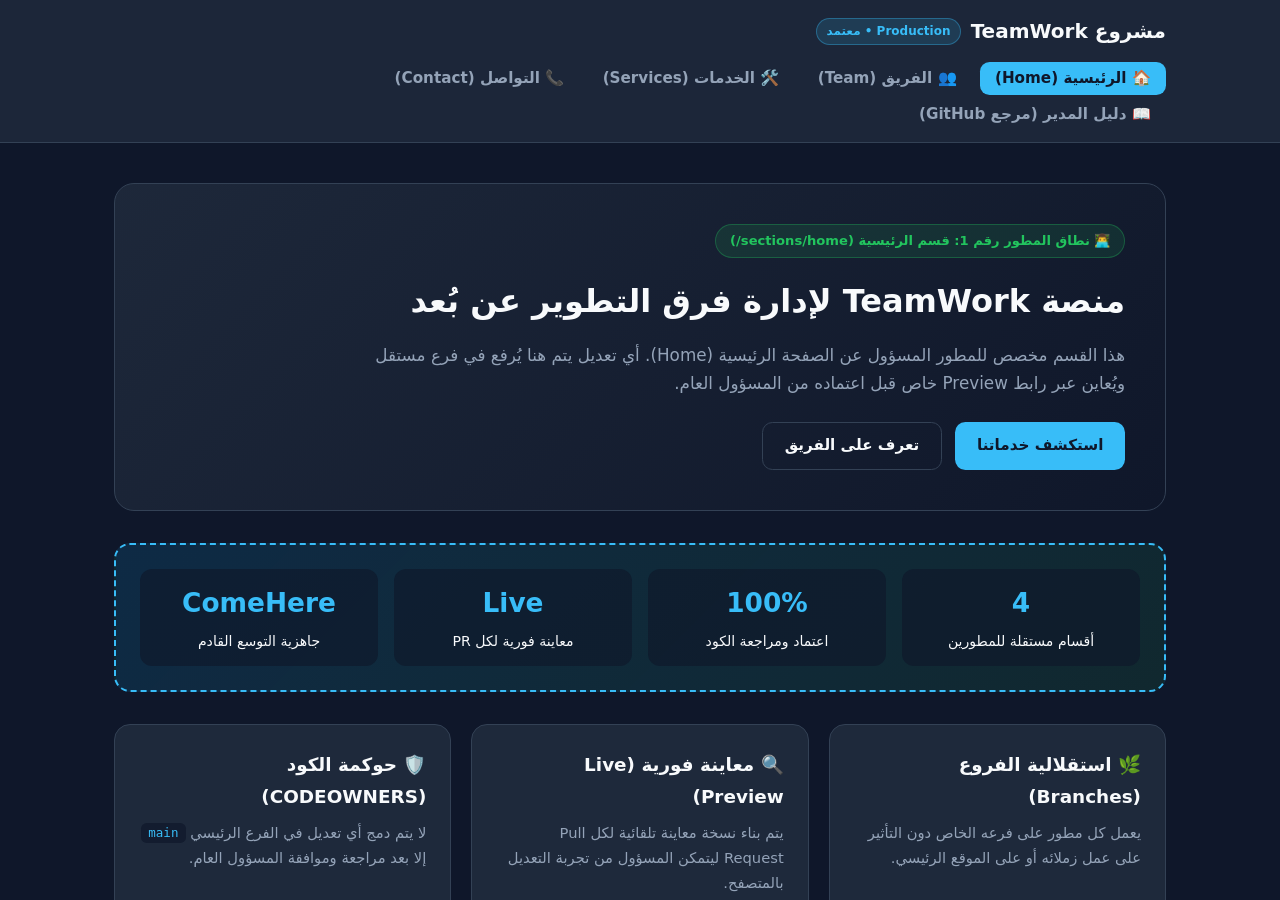
<file: index.html>
<!DOCTYPE html>
<html dir="rtl" lang="ar">
<head>
  <meta charset="UTF-8">
  <meta name="viewport" content="width=device-width, initial-scale=1.0">
  <title>مشروع TeamWork – البوابة الرئيسية</title>
  <meta http-equiv="refresh" content="0; url=sections/home/index.html">
  <link rel="stylesheet" href="shared/css/base.css">
</head>
<body data-section="home" data-root="./">
  <main class="tw-container">
    <section class="tw-hero">
      <span class="tw-owner-tag">🚀 جاري التحويل إلى القسم الرئيسي...</span>
      <h1>مرحباً بك في مشروع TeamWork</h1>
      <p>
        إذا لم يتم تحويلك تلقائياً خلال لحظة، اضغط على الزر أدناه للانتقال إلى الصفحة الرئيسية للموقع.
      </p>
      <div style="margin-top: 1.5rem;">
        <a class="tw-btn" href="sections/home/index.html">الانتقال إلى الرئيسية (Home) &larr;</a>
      </div>
    </section>
  </main>
</body>
</html>
</file>
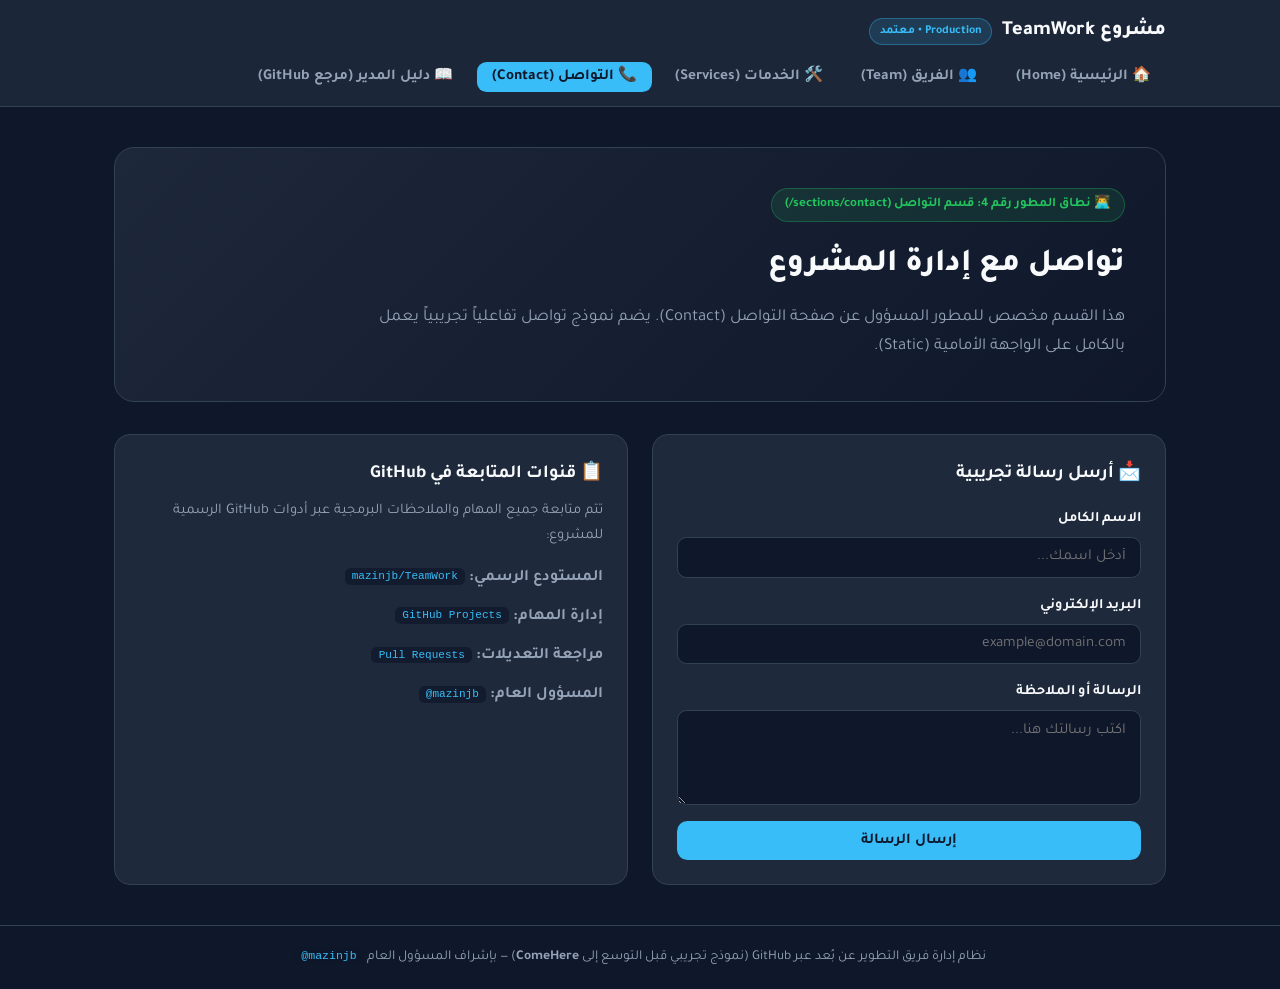
<file: sections/contact/index.html>
<!DOCTYPE html>
<html dir="rtl" lang="ar">
<head>
  <meta charset="UTF-8">
  <meta name="viewport" content="width=device-width, initial-scale=1.0">
  <title>TeamWork – التواصل (Contact)</title>
  <link rel="stylesheet" href="../../shared/css/base.css">
  <link rel="stylesheet" href="style.css">
</head>
<body data-section="contact" data-root="../../">
  <main class="tw-container">
    <section class="tw-hero">
      <span class="tw-owner-tag">👨‍💻 نطاق المطور رقم 4: قسم التواصل (sections/contact/)</span>
      <h1>تواصل مع إدارة المشروع</h1>
      <p>
        هذا القسم مخصص للمطور المسؤول عن صفحة التواصل (Contact). يضم نموذج تواصل تفاعلياً تجريبياً يعمل بالكامل على الواجهة الأمامية (Static).
      </p>
    </section>

    <section class="contact-layout">
      <div class="tw-card">
        <h3>📩 أرسل رسالة تجريبية</h3>
        <form id="contactForm" class="contact-form">
          <div class="form-group">
            <label for="senderName">الاسم الكامل</label>
            <input type="text" id="senderName" placeholder="أدخل اسمك..." required>
          </div>
          <div class="form-group">
            <label for="senderEmail">البريد الإلكتروني</label>
            <input type="email" id="senderEmail" placeholder="example@domain.com" required>
          </div>
          <div class="form-group">
            <label for="senderMessage">الرسالة أو الملاحظة</label>
            <textarea id="senderMessage" rows="4" placeholder="اكتب رسالتك هنا..." required></textarea>
          </div>
          <button type="submit" class="tw-btn">إرسال الرسالة</button>
          <div id="formFeedback" class="form-feedback" hidden></div>
        </form>
      </div>

      <div class="tw-card">
        <h3>📋 قنوات المتابعة في GitHub</h3>
        <p style="margin-bottom: 1rem;">
          تتم متابعة جميع المهام والملاحظات البرمجية عبر أدوات GitHub الرسمية للمشروع:
        </p>
        <ul class="contact-list">
          <li><strong>المستودع الرسمي:</strong> <code>mazinjb/TeamWork</code></li>
          <li><strong>إدارة المهام:</strong> <code>GitHub Projects</code></li>
          <li><strong>مراجعة التعديلات:</strong> <code>Pull Requests</code></li>
          <li><strong>المسؤول العام:</strong> <code>@mazinjb</code></li>
        </ul>
      </div>
    </section>
  </main>

  <script src="../../shared/js/navbar.js"></script>
  <script src="script.js"></script>
</body>
</html>
</file>
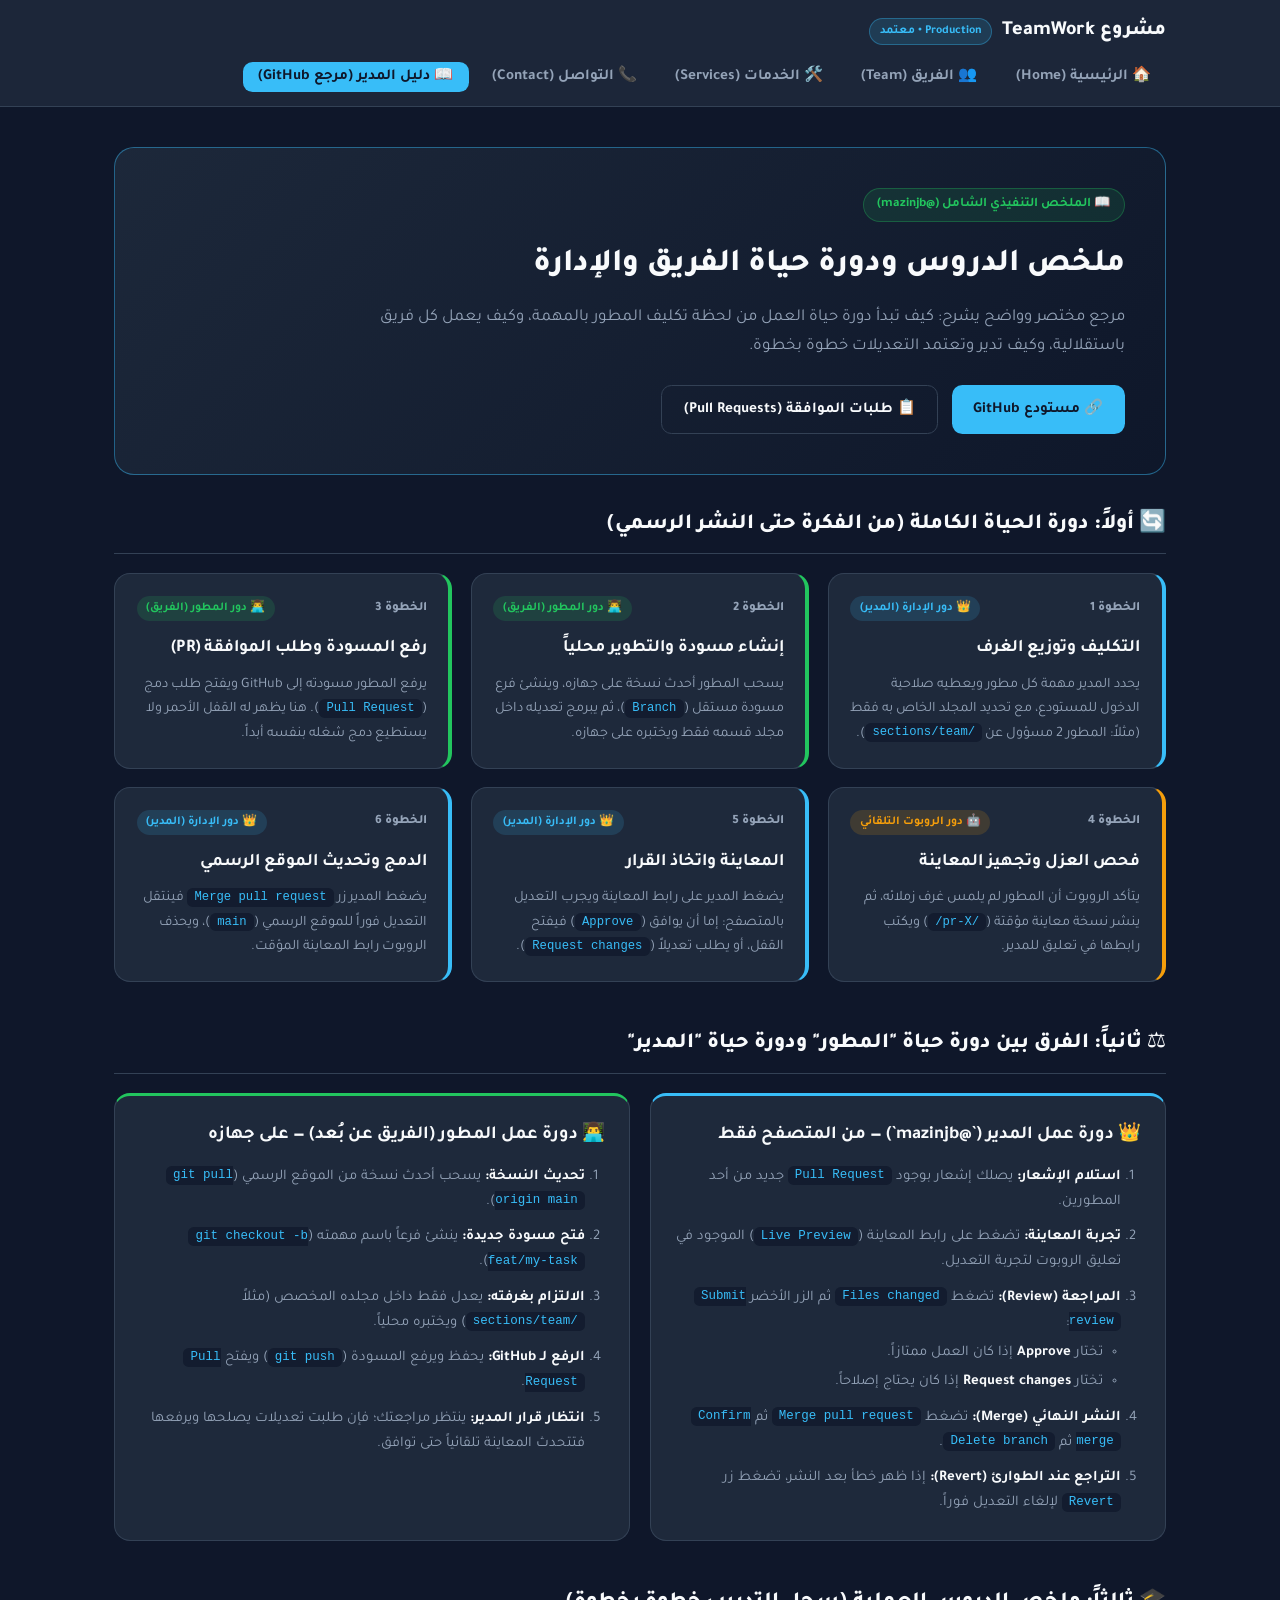
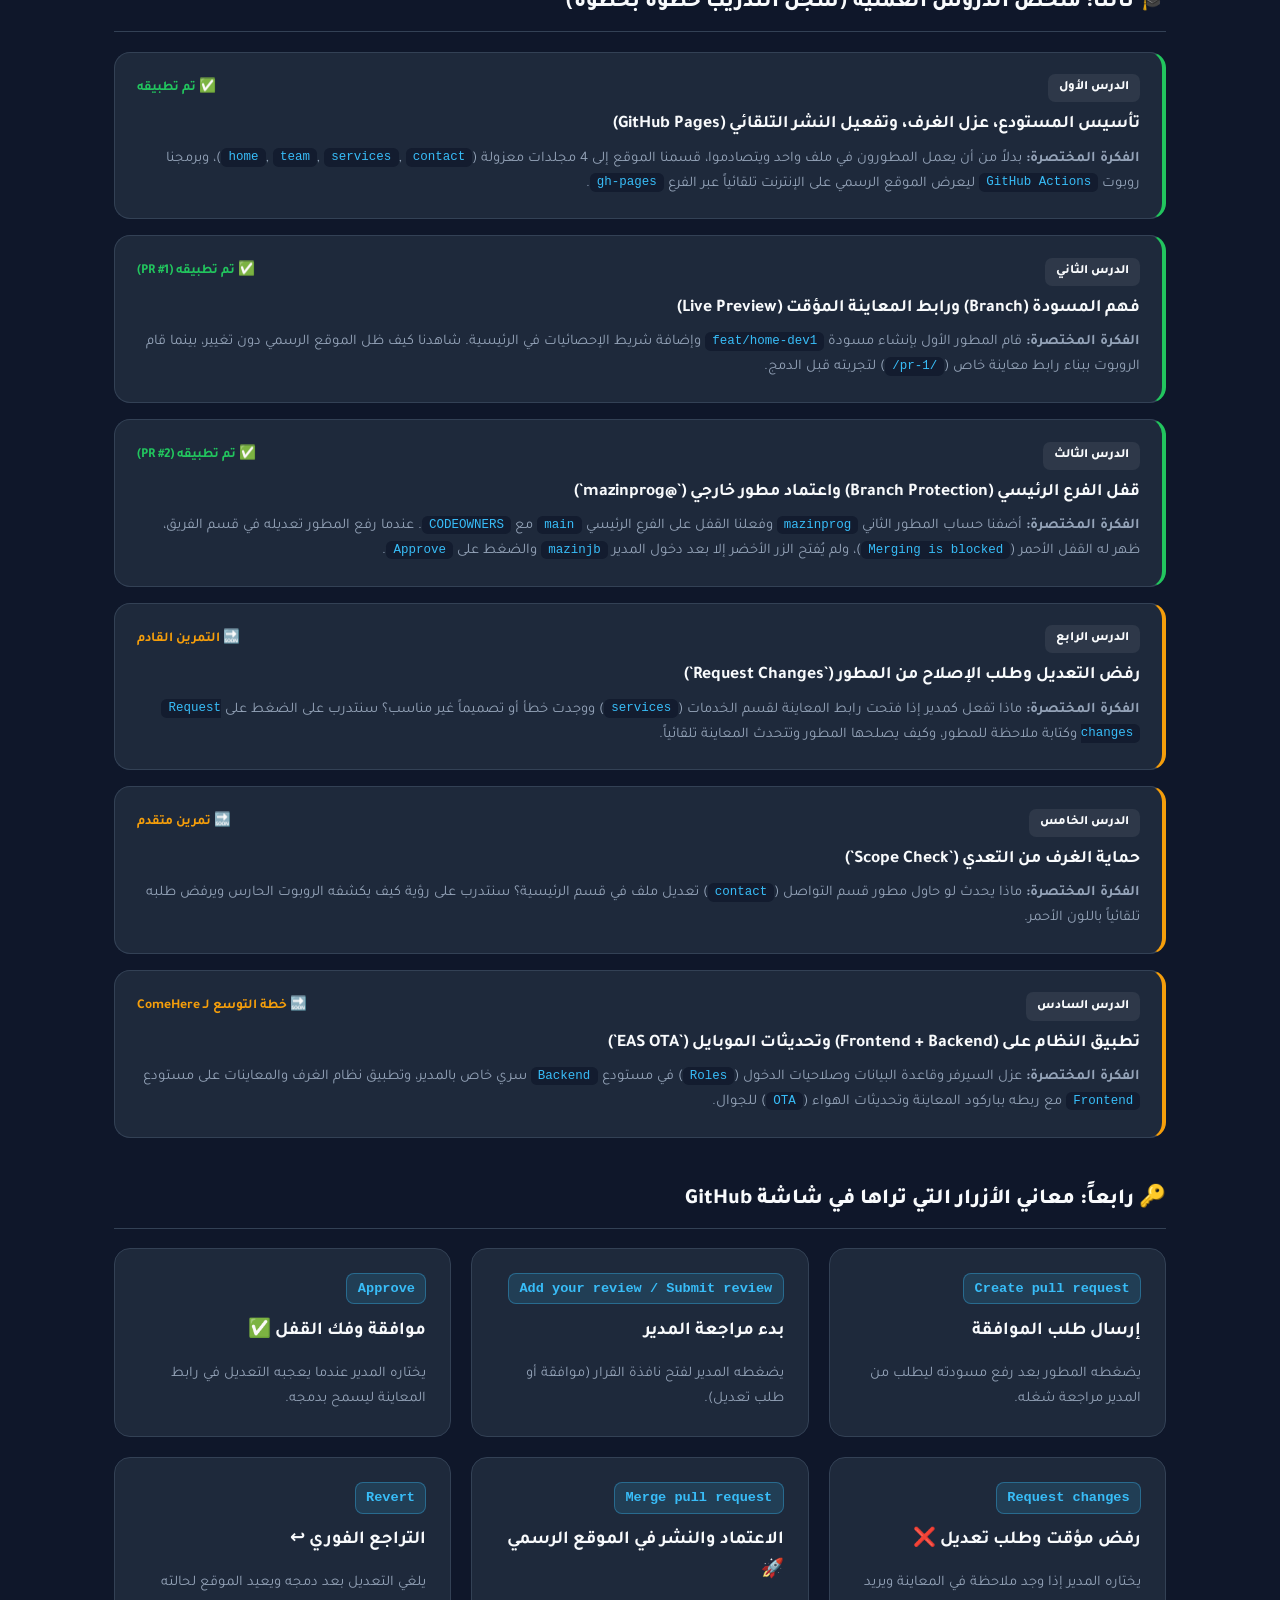
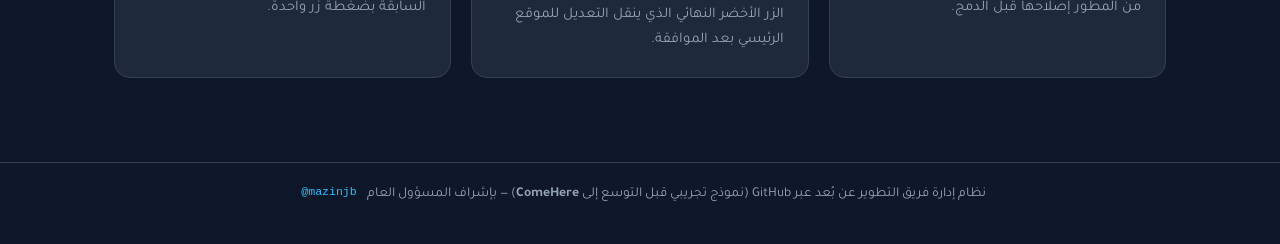
<file: sections/guide/index.html>
<!DOCTYPE html>
<html dir="rtl" lang="ar">
<head>
  <meta charset="UTF-8">
  <meta name="viewport" content="width=device-width, initial-scale=1.0">
  <title>TeamWork – الدروس ودورة حياة الفريق والإدارة</title>
  <link rel="stylesheet" href="../../shared/css/base.css">
  <link rel="stylesheet" href="style.css">
</head>
<body data-section="guide" data-root="../../">
  <main class="tw-container">
    <section class="tw-hero guide-hero">
      <span class="tw-owner-tag">📖 الملخص التنفيذي الشامل (@mazinjb)</span>
      <h1>ملخص الدروس ودورة حياة الفريق والإدارة</h1>
      <p>
        مرجع مختصر وواضح يشرح: كيف تبدأ دورة حياة العمل من لحظة تكليف المطور بالمهمة، وكيف يعمل كل فريق باستقلالية، وكيف تدير وتعتمد التعديلات خطوة بخطوة.
      </p>
      <div class="guide-quick-links">
        <a href="https://github.com/mazinjb/TeamWork" target="_blank" class="tw-btn">🔗 مستودع GitHub</a>
        <a href="https://github.com/mazinjb/TeamWork/pulls" target="_blank" class="tw-btn guide-btn-secondary">📋 طلبات الموافقة (Pull Requests)</a>
      </div>
    </section>

    <!-- 1. دورة الحياة الكاملة بين الإدارة والفريق -->
    <section class="guide-section">
      <h2 class="guide-title">🔄 أولاً: دورة الحياة الكاملة (من الفكرة حتى النشر الرسمي)</h2>
      <div class="lifecycle-grid">
        <div class="lifecycle-card role-admin">
          <div class="lifecycle-header">
            <span class="lifecycle-step">الخطوة 1</span>
            <span class="role-tag admin-tag">👑 دور الإدارة (المدير)</span>
          </div>
          <h3>التكليف وتوزيع الغرف</h3>
          <p>يحدد المدير مهمة كل مطور ويعطيه صلاحية الدخول للمستودع، مع تحديد المجلد الخاص به فقط (مثلاً: المطور 2 مسؤول عن <code>sections/team/</code>).</p>
        </div>

        <div class="lifecycle-card role-dev">
          <div class="lifecycle-header">
            <span class="lifecycle-step">الخطوة 2</span>
            <span class="role-tag dev-tag">👨‍💻 دور المطور (الفريق)</span>
          </div>
          <h3>إنشاء مسودة والتطوير محلياً</h3>
          <p>يسحب المطور أحدث نسخة على جهازه، وينشئ فرع مسودة مستقل (<code>Branch</code>)، ثم يبرمج تعديله داخل مجلد قسمه فقط ويختبره على جهازه.</p>
        </div>

        <div class="lifecycle-card role-dev">
          <div class="lifecycle-header">
            <span class="lifecycle-step">الخطوة 3</span>
            <span class="role-tag dev-tag">👨‍💻 دور المطور (الفريق)</span>
          </div>
          <h3>رفع المسودة وطلب الموافقة (PR)</h3>
          <p>يرفع المطور مسودته إلى GitHub ويفتح طلب دمج (<code>Pull Request</code>). هنا يظهر له القفل الأحمر ولا يستطيع دمج شغله بنفسه أبداً.</p>
        </div>

        <div class="lifecycle-card role-bot">
          <div class="lifecycle-header">
            <span class="lifecycle-step">الخطوة 4</span>
            <span class="role-tag bot-tag">🤖 دور الروبوت التلقائي</span>
          </div>
          <h3>فحص العزل وتجهيز المعاينة</h3>
          <p>يتأكد الروبوت أن المطور لم يلمس غرف زملائه، ثم ينشر نسخة معاينة مؤقتة (<code>/pr-X/</code>) ويكتب رابطها في تعليق للمدير.</p>
        </div>

        <div class="lifecycle-card role-admin">
          <div class="lifecycle-header">
            <span class="lifecycle-step">الخطوة 5</span>
            <span class="role-tag admin-tag">👑 دور الإدارة (المدير)</span>
          </div>
          <h3>المعاينة واتخاذ القرار</h3>
          <p>يضغط المدير على رابط المعاينة ويجرب التعديل بالمتصفح: إما أن يوافق (<code>Approve</code>) فيفتح القفل، أو يطلب تعديلاً (<code>Request changes</code>).</p>
        </div>

        <div class="lifecycle-card role-admin">
          <div class="lifecycle-header">
            <span class="lifecycle-step">الخطوة 6</span>
            <span class="role-tag admin-tag">👑 دور الإدارة (المدير)</span>
          </div>
          <h3>الدمج وتحديث الموقع الرسمي</h3>
          <p>يضغط المدير زر <code>Merge pull request</code> فينتقل التعديل فوراً للموقع الرسمي (<code>main</code>)، ويحذف الروبوت رابط المعاينة المؤقت.</p>
        </div>
      </div>
    </section>

    <!-- 2. المقارنة الواضحة بين مهام الإدارة ومهام الفريق -->
    <section class="guide-section">
      <h2 class="guide-title">⚖️ ثانياً: الفرق بين دورة حياة "المطور" ودورة حياة "المدير"</h2>
      <div class="roles-comparison">
        <div class="tw-card role-box-admin">
          <h3>👑 دورة عمل المدير (`@mazinjb`) — من المتصفح فقط</h3>
          <ol class="role-list">
            <li><strong>استلام الإشعار:</strong> يصلك إشعار بوجود <code>Pull Request</code> جديد من أحد المطورين.</li>
            <li><strong>تجربة المعاينة:</strong> تضغط على رابط المعاينة (<code>Live Preview</code>) الموجود في تعليق الروبوت لتجربة التعديل.</li>
            <li><strong>المراجعة (Review):</strong> تضغط <code>Files changed</code> ثم الزر الأخضر <code>Submit review</code>:
              <ul>
                <li>تختار <strong>Approve</strong> إذا كان العمل ممتازاً.</li>
                <li>تختار <strong>Request changes</strong> إذا كان يحتاج إصلاحاً.</li>
              </ul>
            </li>
            <li><strong>النشر النهائي (Merge):</strong> تضغط <code>Merge pull request</code> ثم <code>Confirm merge</code> ثم <code>Delete branch</code>.</li>
            <li><strong>التراجع عند الطوارئ (Revert):</strong> إذا ظهر خطأ بعد النشر، تضغط زر <code>Revert</code> لإلغاء التعديل فوراً.</li>
          </ol>
        </div>

        <div class="tw-card role-box-dev">
          <h3>👨‍💻 دورة عمل المطور (الفريق عن بُعد) — على جهازه</h3>
          <ol class="role-list">
            <li><strong>تحديث النسخة:</strong> يسحب أحدث نسخة من الموقع الرسمي (<code>git pull origin main</code>).</li>
            <li><strong>فتح مسودة جديدة:</strong> ينشئ فرعاً باسم مهمته (<code>git checkout -b feat/my-task</code>).</li>
            <li><strong>الالتزام بغرفته:</strong> يعدل فقط داخل مجلده المخصص (مثلاً <code>sections/team/</code>) ويختبره محلياً.</li>
            <li><strong>الرفع لـ GitHub:</strong> يحفظ ويرفع المسودة (<code>git push</code>) ويفتح <code>Pull Request</code>.</li>
            <li><strong>انتظار قرار المدير:</strong> ينتظر مراجعتك؛ فإن طلبت تعديلات يصلحها ويرفعها فتتحدث المعاينة تلقائياً حتى توافق.</li>
          </ol>
        </div>
      </div>
    </section>

    <!-- 3. ملخص الدروس العملية (ما أنجزناه وما سنتدرب عليه) -->
    <section class="guide-section">
      <h2 class="guide-title">🎓 ثالثاً: ملخص الدروس العملية (سجل التدريب خطوة بخطوة)</h2>
      <div class="lessons-list">

        <article class="lesson-card lesson-done">
          <div class="lesson-badge-row">
            <span class="lesson-num">الدرس الأول</span>
            <span class="status-done">✅ تم تطبيقه</span>
          </div>
          <h3>تأسيس المستودع، عزل الغرف، وتفعيل النشر التلقائي (GitHub Pages)</h3>
          <p><strong>الفكرة المختصرة:</strong> بدلاً من أن يعمل المطورون في ملف واحد ويتصادموا، قسمنا الموقع إلى 4 مجلدات معزولة (<code>home</code>, <code>team</code>, <code>services</code>, <code>contact</code>)، وبرمجنا روبوت <code>GitHub Actions</code> ليعرض الموقع الرسمي على الإنترنت تلقائياً عبر الفرع <code>gh-pages</code>.</p>
        </article>

        <article class="lesson-card lesson-done">
          <div class="lesson-badge-row">
            <span class="lesson-num">الدرس الثاني</span>
            <span class="status-done">✅ تم تطبيقه (PR #1)</span>
          </div>
          <h3>فهم المسودة (Branch) ورابط المعاينة المؤقت (Live Preview)</h3>
          <p><strong>الفكرة المختصرة:</strong> قام المطور الأول بإنشاء مسودة <code>feat/home-dev1</code> وإضافة شريط الإحصائيات في الرئيسية. شاهدنا كيف ظل الموقع الرسمي دون تغيير، بينما قام الروبوت ببناء رابط معاينة خاص (<code>/pr-1/</code>) لتجربته قبل الدمج.</p>
        </article>

        <article class="lesson-card lesson-done">
          <div class="lesson-badge-row">
            <span class="lesson-num">الدرس الثالث</span>
            <span class="status-done">✅ تم تطبيقه (PR #2)</span>
          </div>
          <h3>قفل الفرع الرئيسي (Branch Protection) واعتماد مطور خارجي (`@mazinprog`)</h3>
          <p><strong>الفكرة المختصرة:</strong> أضفنا حساب المطور الثاني <code>mazinprog</code> وفعلنا القفل على الفرع الرئيسي <code>main</code> مع <code>CODEOWNERS</code>. عندما رفع المطور تعديله في قسم الفريق، ظهر له القفل الأحمر (<code>Merging is blocked</code>)، ولم يُفتح الزر الأخضر إلا بعد دخول المدير <code>mazinjb</code> والضغط على <code>Approve</code>.</p>
        </article>

        <article class="lesson-card lesson-next">
          <div class="lesson-badge-row">
            <span class="lesson-num">الدرس الرابع</span>
            <span class="status-next">🔜 التمرين القادم</span>
          </div>
          <h3>رفض التعديل وطلب الإصلاح من المطور (`Request Changes`)</h3>
          <p><strong>الفكرة المختصرة:</strong> ماذا تفعل كمدير إذا فتحت رابط المعاينة لقسم الخدمات (<code>services</code>) ووجدت خطأ أو تصميماً غير مناسب؟ سنتدرب على الضغط على <code>Request changes</code> وكتابة ملاحظة للمطور، وكيف يصلحها المطور وتتحدث المعاينة تلقائياً.</p>
        </article>

        <article class="lesson-card lesson-next">
          <div class="lesson-badge-row">
            <span class="lesson-num">الدرس الخامس</span>
            <span class="status-next">🔜 تمرين متقدم</span>
          </div>
          <h3>حماية الغرف من التعدي (`Scope Check`)</h3>
          <p><strong>الفكرة المختصرة:</strong> ماذا يحدث لو حاول مطور قسم التواصل (<code>contact</code>) تعديل ملف في قسم الرئيسية؟ سنتدرب على رؤية كيف يكشفه الروبوت الحارس ويرفض طلبه تلقائياً باللون الأحمر.</p>
        </article>

        <article class="lesson-card lesson-next">
          <div class="lesson-badge-row">
            <span class="lesson-num">الدرس السادس</span>
            <span class="status-next">🔜 خطة التوسع لـ ComeHere</span>
          </div>
          <h3>تطبيق النظام على (Frontend + Backend) وتحديثات الموبايل (`EAS OTA`)</h3>
          <p><strong>الفكرة المختصرة:</strong> عزل السيرفر وقاعدة البيانات وصلاحيات الدخول (<code>Roles</code>) في مستودع <code>Backend</code> سري خاص بالمدير، وتطبيق نظام الغرف والمعاينات على مستودع <code>Frontend</code> مع ربطه بباركود المعاينة وتحديثات الهواء (<code>OTA</code>) للجوال.</p>
        </article>

      </div>
    </section>

    <!-- 4. قاموس الأزرار السريع -->
    <section class="guide-section">
      <h2 class="guide-title">🔑 رابعاً: معاني الأزرار التي تراها في شاشة GitHub</h2>
      <div class="tw-grid">
        <article class="tw-card guide-term-card">
          <div class="term-badge">Create pull request</div>
          <h3>إرسال طلب الموافقة</h3>
          <p>يضغطه المطور بعد رفع مسودته ليطلب من المدير مراجعة شغله.</p>
        </article>
        <article class="tw-card guide-term-card">
          <div class="term-badge">Add your review / Submit review</div>
          <h3>بدء مراجعة المدير</h3>
          <p>يضغطه المدير لفتح نافذة القرار (موافقة أو طلب تعديل).</p>
        </article>
        <article class="tw-card guide-term-card">
          <div class="term-badge">Approve</div>
          <h3>موافقة وفك القفل ✅</h3>
          <p>يختاره المدير عندما يعجبه التعديل في رابط المعاينة ليسمح بدمجه.</p>
        </article>
        <article class="tw-card guide-term-card">
          <div class="term-badge">Request changes</div>
          <h3>رفض مؤقت وطلب تعديل ❌</h3>
          <p>يختاره المدير إذا وجد ملاحظة في المعاينة ويريد من المطور إصلاحها قبل الدمج.</p>
        </article>
        <article class="tw-card guide-term-card">
          <div class="term-badge">Merge pull request</div>
          <h3>الاعتماد والنشر في الموقع الرسمي 🚀</h3>
          <p>الزر الأخضر النهائي الذي ينقل التعديل للموقع الرئيسي بعد الموافقة.</p>
        </article>
        <article class="tw-card guide-term-card">
          <div class="term-badge">Revert</div>
          <h3>التراجع الفوري ↩️</h3>
          <p>يلغي التعديل بعد دمجه ويعيد الموقع لحالته السابقة بضغطة زر واحدة.</p>
        </article>
      </div>
    </section>

  </main>

  <script src="../../shared/js/navbar.js"></script>
</body>
</html>
</file>
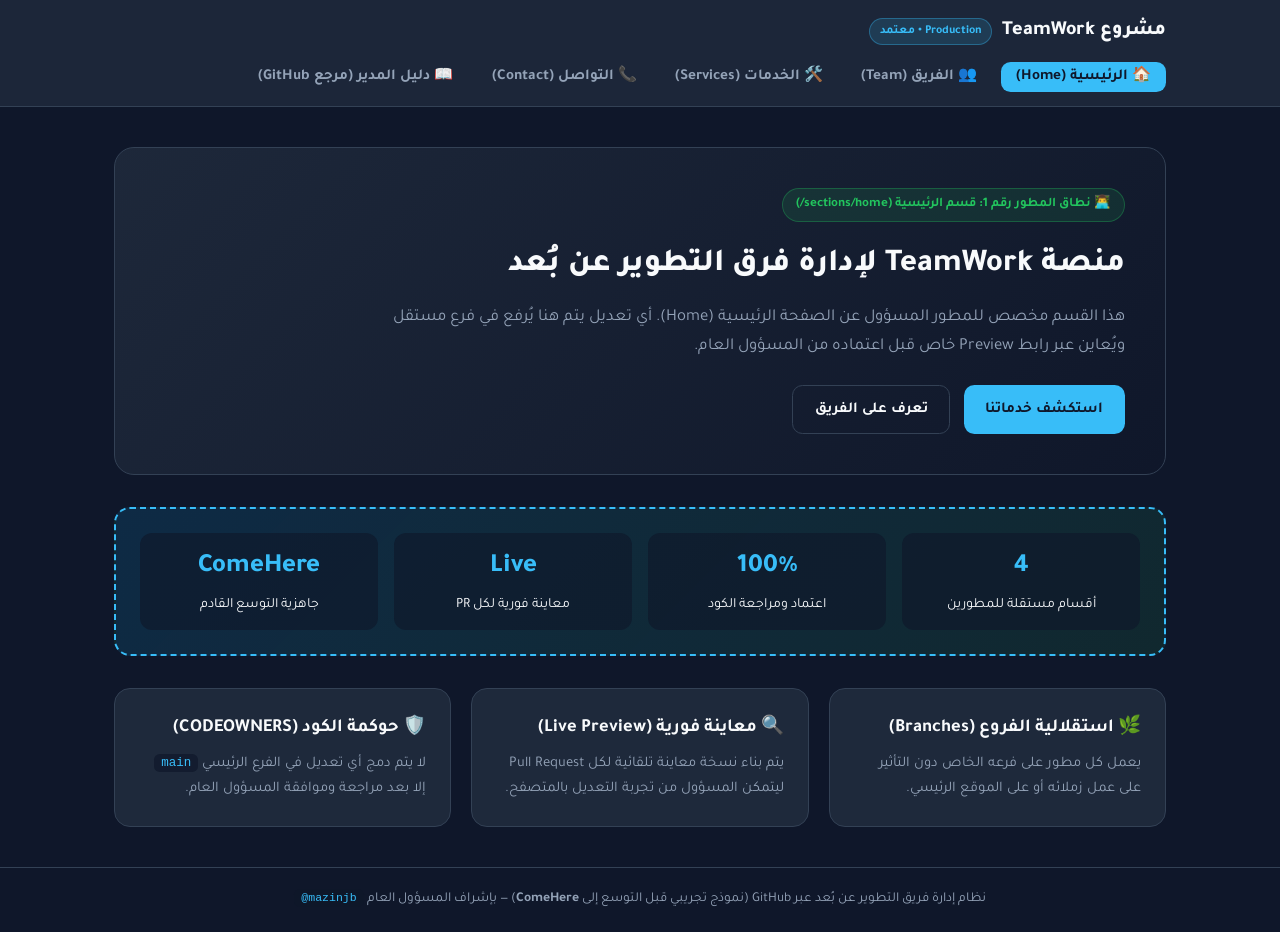
<file: sections/home/index.html>
<!DOCTYPE html>
<html dir="rtl" lang="ar">
<head>
  <meta charset="UTF-8">
  <meta name="viewport" content="width=device-width, initial-scale=1.0">
  <title>TeamWork – الرئيسية (Home)</title>
  <link rel="stylesheet" href="../../shared/css/base.css">
  <link rel="stylesheet" href="style.css">
</head>
<body data-section="home" data-root="../../">
  <main class="tw-container">
    <section class="tw-hero home-banner">
      <span class="tw-owner-tag">👨‍💻 نطاق المطور رقم 1: قسم الرئيسية (sections/home/)</span>
      <h1>منصة TeamWork لإدارة فرق التطوير عن بُعد</h1>
      <p>
        هذا القسم مخصص للمطور المسؤول عن الصفحة الرئيسية (Home). أي تعديل يتم هنا يُرفع في فرع مستقل ويُعاين عبر رابط Preview خاص قبل اعتماده من المسؤول العام.
      </p>
      <div class="home-actions">
        <a href="../services/index.html" class="tw-btn">استكشف خدماتنا</a>
        <a href="../team/index.html" class="tw-btn home-btn-outline">تعرف على الفريق</a>
      </div>
    </section>

    <!-- تعديل جديد من المطور رقم 1 (قسم الإحصائيات التجريبي للمعاينة) -->
    <section class="home-stats-banner">
      <div class="stat-box">
        <span class="stat-num">4</span>
        <span class="stat-label">أقسام مستقلة للمطورين</span>
      </div>
      <div class="stat-box">
        <span class="stat-num">100%</span>
        <span class="stat-label">اعتماد ومراجعة الكود</span>
      </div>
      <div class="stat-box">
        <span class="stat-num">Live</span>
        <span class="stat-label">معاينة فورية لكل PR</span>
      </div>
      <div class="stat-box">
        <span class="stat-num">ComeHere</span>
        <span class="stat-label">جاهزية التوسع القادم</span>
      </div>
    </section>

    <section class="tw-grid">
      <article class="tw-card">
        <h3>🌿 استقلالية الفروع (Branches)</h3>
        <p>يعمل كل مطور على فرعه الخاص دون التأثير على عمل زملائه أو على الموقع الرئيسي.</p>
      </article>
      <article class="tw-card">
        <h3>🔍 معاينة فورية (Live Preview)</h3>
        <p>يتم بناء نسخة معاينة تلقائية لكل Pull Request ليتمكن المسؤول من تجربة التعديل بالمتصفح.</p>
      </article>
      <article class="tw-card">
        <h3>🛡️ حوكمة الكود (CODEOWNERS)</h3>
        <p>لا يتم دمج أي تعديل في الفرع الرئيسي <code>main</code> إلا بعد مراجعة وموافقة المسؤول العام.</p>
      </article>
    </section>
  </main>

  <script src="../../shared/js/navbar.js"></script>
  <script src="script.js"></script>
</body>
</html>
</file>
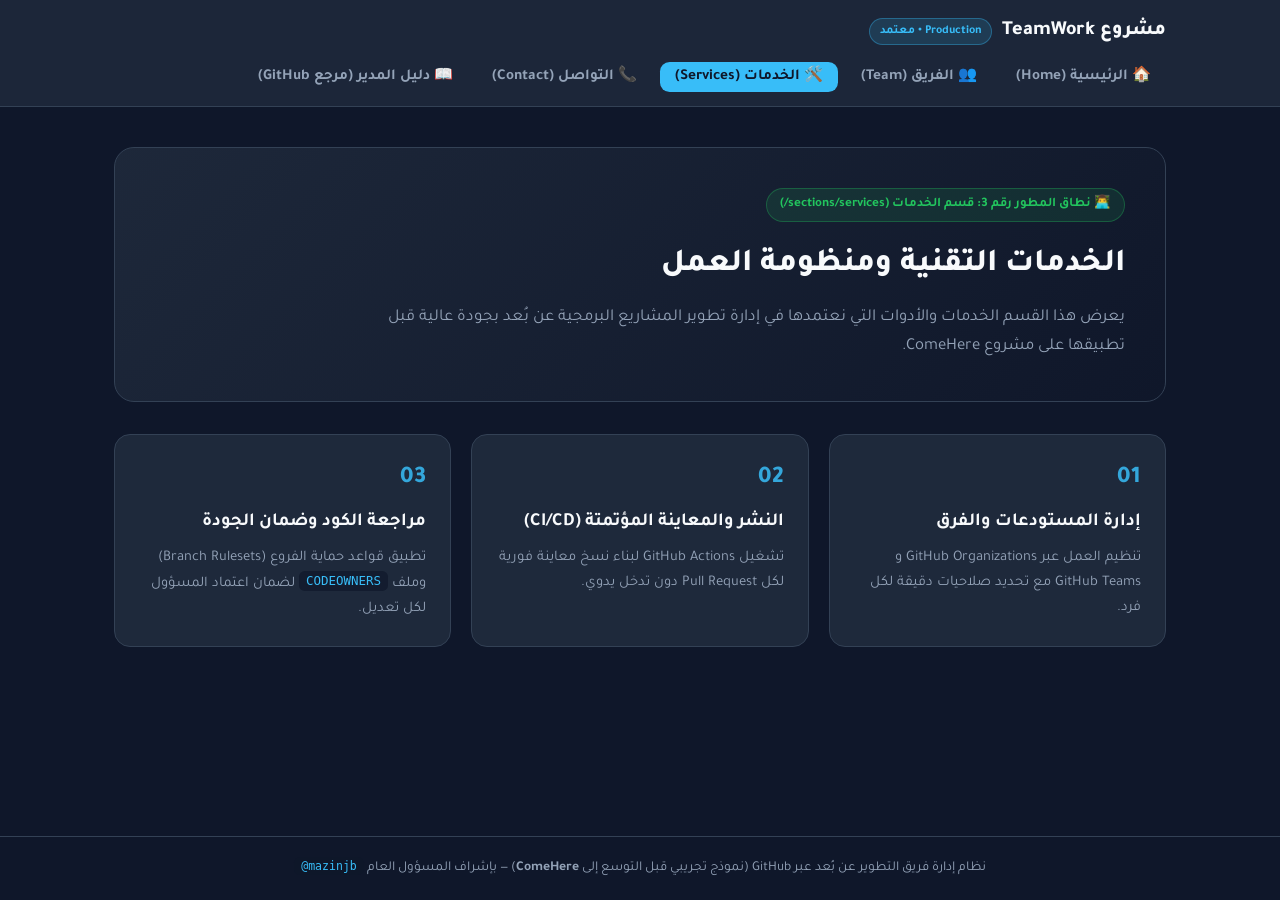
<file: sections/services/index.html>
<!DOCTYPE html>
<html dir="rtl" lang="ar">
<head>
  <meta charset="UTF-8">
  <meta name="viewport" content="width=device-width, initial-scale=1.0">
  <title>TeamWork – الخدمات (Services)</title>
  <link rel="stylesheet" href="../../shared/css/base.css">
  <link rel="stylesheet" href="style.css">
</head>
<body data-section="services" data-root="../../">
  <main class="tw-container">
    <section class="tw-hero">
      <span class="tw-owner-tag">👨‍💻 نطاق المطور رقم 3: قسم الخدمات (sections/services/)</span>
      <h1>الخدمات التقنية ومنظومة العمل</h1>
      <p>
        يعرض هذا القسم الخدمات والأدوات التي نعتمدها في إدارة تطوير المشاريع البرمجية عن بُعد بجودة عالية قبل تطبيقها على مشروع ComeHere.
      </p>
    </section>

    <section class="tw-grid">
      <article class="tw-card service-item">
        <div class="service-number">01</div>
        <h3>إدارة المستودعات والفرق</h3>
        <p>تنظيم العمل عبر GitHub Organizations و GitHub Teams مع تحديد صلاحيات دقيقة لكل فرد.</p>
      </article>

      <article class="tw-card service-item">
        <div class="service-number">02</div>
        <h3>النشر والمعاينة المؤتمتة (CI/CD)</h3>
        <p>تشغيل GitHub Actions لبناء نسخ معاينة فورية لكل Pull Request دون تدخل يدوي.</p>
      </article>

      <article class="tw-card service-item">
        <div class="service-number">03</div>
        <h3>مراجعة الكود وضمان الجودة</h3>
        <p>تطبيق قواعد حماية الفروع (Branch Rulesets) وملف <code>CODEOWNERS</code> لضمان اعتماد المسؤول لكل تعديل.</p>
      </article>
    </section>
  </main>

  <script src="../../shared/js/navbar.js"></script>
  <script src="script.js"></script>
</body>
</html>
</file>
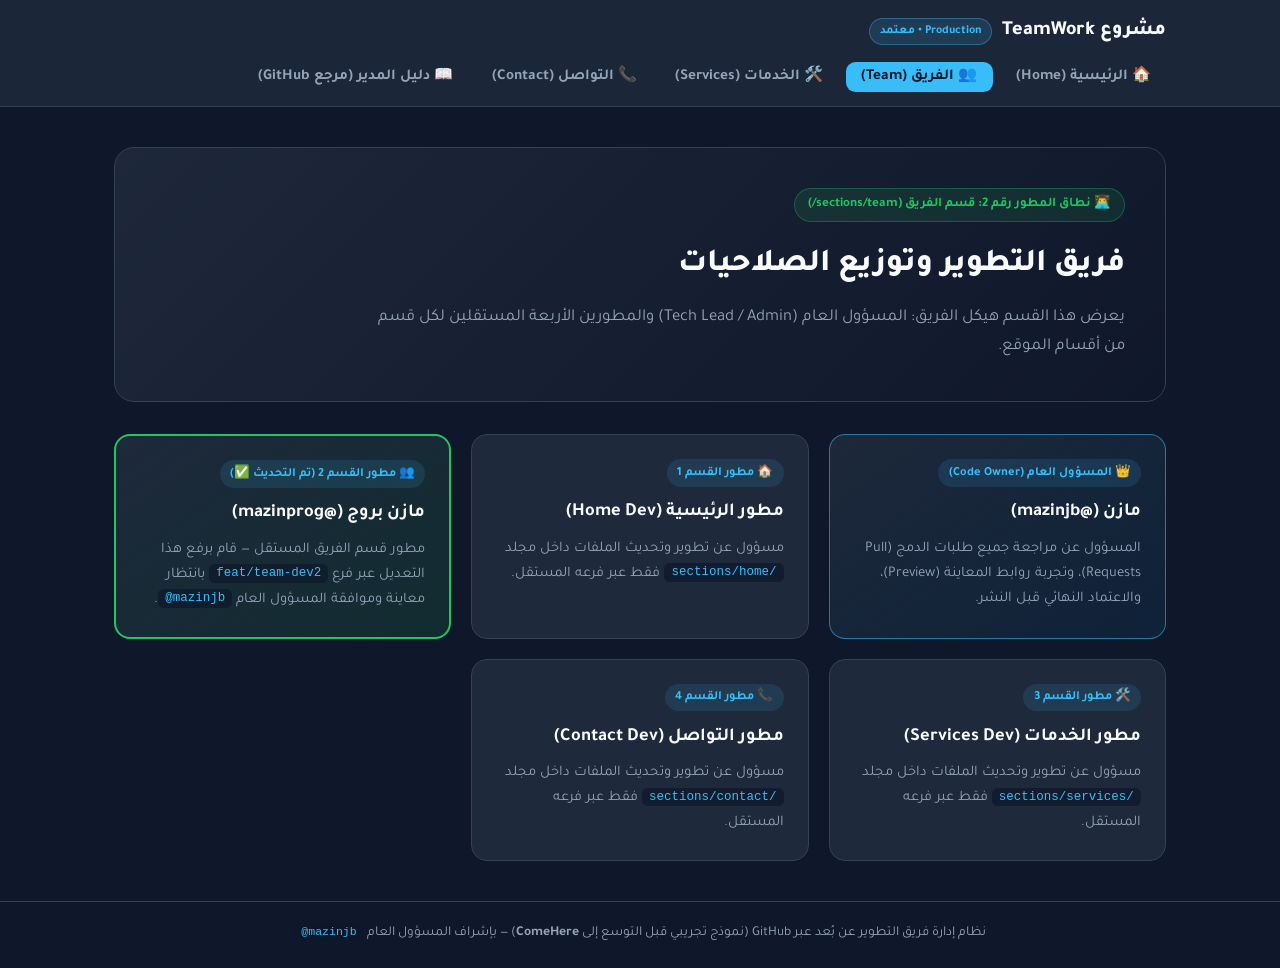
<file: sections/team/index.html>
<!DOCTYPE html>
<html dir="rtl" lang="ar">
<head>
  <meta charset="UTF-8">
  <meta name="viewport" content="width=device-width, initial-scale=1.0">
  <title>TeamWork – الفريق (Team)</title>
  <link rel="stylesheet" href="../../shared/css/base.css">
  <link rel="stylesheet" href="style.css">
</head>
<body data-section="team" data-root="../../">
  <main class="tw-container">
    <section class="tw-hero">
      <span class="tw-owner-tag">👨‍💻 نطاق المطور رقم 2: قسم الفريق (sections/team/)</span>
      <h1>فريق التطوير وتوزيع الصلاحيات</h1>
      <p>
        يعرض هذا القسم هيكل الفريق: المسؤول العام (Tech Lead / Admin) والمطورين الأربعة المستقلين لكل قسم من أقسام الموقع.
      </p>
    </section>

    <section class="tw-grid">
      <article class="tw-card team-lead-card">
        <div class="team-role">👑 المسؤول العام (Code Owner)</div>
        <h3>مازن (@mazinjb)</h3>
        <p>المسؤول عن مراجعة جميع طلبات الدمج (Pull Requests)، وتجربة روابط المعاينة (Preview)، والاعتماد النهائي قبل النشر.</p>
      </article>

      <article class="tw-card">
        <div class="team-role">🏠 مطور القسم 1</div>
        <h3>مطور الرئيسية (Home Dev)</h3>
        <p>مسؤول عن تطوير وتحديث الملفات داخل مجلد <code>sections/home/</code> فقط عبر فرعه المستقل.</p>
      </article>

      <article class="tw-card team-dev2-highlight">
        <div class="team-role">👥 مطور القسم 2 (تم التحديث ✅)</div>
        <h3>مازن بروج (@mazinprog)</h3>
        <p>مطور قسم الفريق المستقل — قام برفع هذا التعديل عبر فرع <code>feat/team-dev2</code> بانتظار معاينة وموافقة المسؤول العام <code>@mazinjb</code>.</p>
      </article>

      <article class="tw-card">
        <div class="team-role">🛠️ مطور القسم 3</div>
        <h3>مطور الخدمات (Services Dev)</h3>
        <p>مسؤول عن تطوير وتحديث الملفات داخل مجلد <code>sections/services/</code> فقط عبر فرعه المستقل.</p>
      </article>

      <article class="tw-card">
        <div class="team-role">📞 مطور القسم 4</div>
        <h3>مطور التواصل (Contact Dev)</h3>
        <p>مسؤول عن تطوير وتحديث الملفات داخل مجلد <code>sections/contact/</code> فقط عبر فرعه المستقل.</p>
      </article>
    </section>
  </main>

  <script src="../../shared/js/navbar.js"></script>
  <script src="script.js"></script>
</body>
</html>
</file>
<file: shared/css/base.css>
@import url('https://fonts.googleapis.com/css2?family=Tajawal:wght@400;500;700;800&display=swap');

:root {
  --bg-main: #0f172a;
  --bg-card: #1e293b;
  --bg-card-hover: #26354d;
  --border-color: #334155;
  --text-primary: #f8fafc;
  --text-secondary: #94a3b8;
  --accent: #38bdf8;
  --accent-hover: #0ea5e9;
  --success: #22c55e;
  --warning: #f59e0b;
}

* {
  box-sizing: border-box;
  margin: 0;
  padding: 0;
}

html, body {
  direction: rtl;
  text-align: right;
  font-family: 'Tajawal', system-ui, -apple-system, sans-serif;
  background-color: var(--bg-main);
  color: var(--text-primary);
  line-height: 1.7;
  min-height: 100vh;
  display: flex;
  flex-direction: column;
}

.tw-navbar {
  background-color: rgba(30, 41, 59, 0.92);
  backdrop-filter: blur(10px);
  border-bottom: 1px solid var(--border-color);
  position: sticky;
  top: 0;
  z-index: 100;
}

.tw-navbar-container {
  max-width: 1100px;
  margin: 0 auto;
  padding: 0.9rem 1.5rem;
  display: flex;
  align-items: center;
  justify-content: space-between;
  flex-wrap: wrap;
  gap: 1rem;
}

.tw-brand {
  display: flex;
  align-items: center;
  gap: 0.6rem;
  font-size: 1.25rem;
  font-weight: 800;
  color: var(--text-primary);
  text-decoration: none;
}

.tw-brand-badge {
  background: rgba(56, 189, 248, 0.15);
  color: var(--accent);
  border: 1px solid rgba(56, 189, 248, 0.35);
  font-size: 0.75rem;
  padding: 0.15rem 0.6rem;
  border-radius: 999px;
  font-weight: 700;
}

.tw-nav-links {
  display: flex;
  align-items: center;
  gap: 0.5rem;
  list-style: none;
  flex-wrap: wrap;
}

.tw-nav-links a {
  color: var(--text-secondary);
  text-decoration: none;
  padding: 0.45rem 0.95rem;
  border-radius: 0.6rem;
  font-weight: 600;
  font-size: 0.95rem;
  transition: all 0.2s ease;
}

.tw-nav-links a:hover {
  color: var(--text-primary);
  background-color: rgba(255, 255, 255, 0.05);
}

.tw-nav-links a.active {
  color: var(--bg-main);
  background-color: var(--accent);
}

.tw-container {
  max-width: 1100px;
  margin: 2.5rem auto;
  padding: 0 1.5rem;
  flex: 1;
  width: 100%;
}

.tw-hero {
  background: linear-gradient(135deg, rgba(30, 41, 59, 0.95), rgba(15, 23, 42, 0.95));
  border: 1px solid var(--border-color);
  border-radius: 1.25rem;
  padding: 2.5rem;
  margin-bottom: 2rem;
  position: relative;
  overflow: hidden;
}

.tw-owner-tag {
  display: inline-flex;
  align-items: center;
  gap: 0.5rem;
  background-color: rgba(34, 197, 94, 0.12);
  color: var(--success);
  border: 1px solid rgba(34, 197, 94, 0.3);
  padding: 0.3rem 0.85rem;
  border-radius: 999px;
  font-size: 0.82rem;
  font-weight: 700;
  margin-bottom: 1rem;
}

.tw-hero h1 {
  font-size: 2rem;
  font-weight: 800;
  margin-bottom: 0.75rem;
}

.tw-hero p {
  color: var(--text-secondary);
  font-size: 1.05rem;
  max-width: 750px;
}

.tw-grid {
  display: grid;
  grid-template-columns: repeat(auto-fit, minmax(260px, 1fr));
  gap: 1.25rem;
}

.tw-card {
  background-color: var(--bg-card);
  border: 1px solid var(--border-color);
  border-radius: 1rem;
  padding: 1.5rem;
  transition: transform 0.2s ease, border-color 0.2s ease;
}

.tw-card:hover {
  transform: translateY(-3px);
  border-color: var(--accent);
}

.tw-card h3 {
  font-size: 1.15rem;
  margin-bottom: 0.5rem;
  color: var(--text-primary);
}

.tw-card p {
  color: var(--text-secondary);
  font-size: 0.92rem;
}

.tw-btn {
  display: inline-flex;
  align-items: center;
  justify-content: center;
  gap: 0.5rem;
  background-color: var(--accent);
  color: var(--bg-main);
  font-weight: 700;
  padding: 0.65rem 1.35rem;
  border-radius: 0.65rem;
  text-decoration: none;
  border: none;
  cursor: pointer;
  font-family: inherit;
  font-size: 0.95rem;
  transition: background-color 0.2s ease;
}

.tw-btn:hover {
  background-color: var(--accent-hover);
}

.tw-footer {
  border-top: 1px solid var(--border-color);
  padding: 1.25rem 1.5rem;
  text-align: center;
  color: var(--text-secondary);
  font-size: 0.85rem;
  margin-top: auto;
}

code {
  direction: ltr;
  unicode-bidi: embed;
  background: rgba(15, 23, 42, 0.7);
  padding: 0.15rem 0.45rem;
  border-radius: 0.35rem;
  font-size: 0.85em;
  color: var(--accent);
}
</file>
<file: sections/contact/style.css>
/* ملف التنسيق الخاص بمطور قسم التواصل (Contact) فقط */

.contact-layout {
  display: grid;
  grid-template-columns: repeat(auto-fit, minmax(300px, 1fr));
  gap: 1.5rem;
}

.contact-form {
  margin-top: 1rem;
  display: flex;
  flex-direction: column;
  gap: 1rem;
}

.form-group {
  display: flex;
  flex-direction: column;
  gap: 0.35rem;
}

.form-group label {
  font-size: 0.9rem;
  font-weight: 600;
  color: var(--text-primary);
}

.form-group input,
.form-group textarea {
  background-color: var(--bg-main);
  border: 1px solid var(--border-color);
  border-radius: 0.6rem;
  padding: 0.65rem 0.9rem;
  color: var(--text-primary);
  font-family: inherit;
  font-size: 0.95rem;
}

.form-group input:focus,
.form-group textarea:focus {
  outline: none;
  border-color: var(--accent);
}

.contact-list {
  list-style: none;
  display: flex;
  flex-direction: column;
  gap: 0.75rem;
  color: var(--text-secondary);
}

.form-feedback {
  background: rgba(34, 197, 94, 0.15);
  color: var(--success);
  border: 1px solid rgba(34, 197, 94, 0.35);
  padding: 0.75rem 1rem;
  border-radius: 0.6rem;
  font-size: 0.9rem;
  font-weight: 600;
}
</file>
<file: sections/guide/style.css>
/* تنسيق صفحة ملخص الدروس ودورة حياة الفريق والإدارة */

.guide-hero {
  border-color: rgba(56, 189, 248, 0.45);
}

.guide-quick-links {
  margin-top: 1.5rem;
  display: flex;
  gap: 0.85rem;
  flex-wrap: wrap;
}

.guide-btn-secondary {
  background-color: transparent;
  color: var(--text-primary);
  border: 1px solid var(--border-color);
}

.guide-btn-secondary:hover {
  background-color: rgba(255, 255, 255, 0.06);
  border-color: var(--accent);
}

.guide-section {
  margin-bottom: 2.75rem;
}

.guide-title {
  font-size: 1.35rem;
  font-weight: 800;
  margin-bottom: 1.2rem;
  padding-bottom: 0.6rem;
  border-bottom: 1px solid var(--border-color);
  color: var(--text-primary);
}

/* شبكة دورة الحياة (6 خطوات) */
.lifecycle-grid {
  display: grid;
  grid-template-columns: repeat(auto-fit, minmax(290px, 1fr));
  gap: 1.15rem;
}

.lifecycle-card {
  background-color: var(--bg-card);
  border: 1px solid var(--border-color);
  border-radius: 1rem;
  padding: 1.35rem;
  display: flex;
  flex-direction: column;
  gap: 0.55rem;
}

.lifecycle-card.role-admin {
  border-right: 4px solid var(--accent);
}

.lifecycle-card.role-dev {
  border-right: 4px solid var(--success);
}

.lifecycle-card.role-bot {
  border-right: 4px solid var(--warning);
}

.lifecycle-header {
  display: flex;
  align-items: center;
  justify-content: space-between;
  gap: 0.5rem;
  margin-bottom: 0.25rem;
}

.lifecycle-step {
  font-size: 0.8rem;
  font-weight: 800;
  color: var(--text-secondary);
}

.role-tag {
  font-size: 0.75rem;
  font-weight: 700;
  padding: 0.15rem 0.6rem;
  border-radius: 999px;
}

.admin-tag {
  background: rgba(56, 189, 248, 0.15);
  color: var(--accent);
}

.dev-tag {
  background: rgba(34, 197, 94, 0.15);
  color: var(--success);
}

.bot-tag {
  background: rgba(245, 158, 11, 0.15);
  color: var(--warning);
}

.lifecycle-card h3 {
  font-size: 1.1rem;
  color: var(--text-primary);
}

.lifecycle-card p {
  font-size: 0.9rem;
  color: var(--text-secondary);
}

/* مقارنة دور المدير ودور المطور */
.roles-comparison {
  display: grid;
  grid-template-columns: repeat(auto-fit, minmax(320px, 1fr));
  gap: 1.25rem;
}

.role-box-admin {
  border-top: 3px solid var(--accent);
}

.role-box-dev {
  border-top: 3px solid var(--success);
}

.role-list {
  margin-top: 0.85rem;
  padding-right: 1.25rem;
  display: flex;
  flex-direction: column;
  gap: 0.65rem;
  color: var(--text-secondary);
  font-size: 0.92rem;
}

.role-list strong {
  color: var(--text-primary);
}

.role-list ul {
  margin-top: 0.35rem;
  padding-right: 1.1rem;
  display: flex;
  flex-direction: column;
  gap: 0.25rem;
}

/* قائمة الدروس العملية */
.lessons-list {
  display: flex;
  flex-direction: column;
  gap: 1rem;
}

.lesson-card {
  background-color: var(--bg-card);
  border: 1px solid var(--border-color);
  border-radius: 1rem;
  padding: 1.35rem;
}

.lesson-done {
  border-right: 4px solid var(--success);
}

.lesson-next {
  border-right: 4px solid var(--warning);
}

.lesson-badge-row {
  display: flex;
  align-items: center;
  justify-content: space-between;
  margin-bottom: 0.5rem;
}

.lesson-num {
  background: rgba(255, 255, 255, 0.07);
  color: var(--text-primary);
  font-weight: 800;
  font-size: 0.8rem;
  padding: 0.2rem 0.7rem;
  border-radius: 0.45rem;
}

.lesson-card h3 {
  font-size: 1.1rem;
  margin-bottom: 0.4rem;
  color: var(--text-primary);
}

.lesson-card p {
  font-size: 0.92rem;
  color: var(--text-secondary);
}

.status-done {
  color: var(--success);
  font-weight: 700;
  font-size: 0.85rem;
}

.status-next {
  color: var(--warning);
  font-weight: 700;
  font-size: 0.85rem;
}

.guide-term-card {
  display: flex;
  flex-direction: column;
  gap: 0.45rem;
}

.term-badge {
  display: inline-block;
  align-self: flex-start;
  direction: ltr;
  font-family: monospace;
  font-size: 0.85rem;
  font-weight: 700;
  color: var(--accent);
  background: rgba(56, 189, 248, 0.14);
  border: 1px solid rgba(56, 189, 248, 0.35);
  padding: 0.2rem 0.65rem;
  border-radius: 0.5rem;
  margin-bottom: 0.25rem;
}
</file>
<file: sections/home/style.css>
/* ملف التنسيق الخاص بمطور قسم الرئيسية (Home) فقط */

.home-actions {
  margin-top: 1.5rem;
  display: flex;
  gap: 0.85rem;
  flex-wrap: wrap;
}

.home-btn-outline {
  background-color: transparent;
  color: var(--text-primary);
  border: 1px solid var(--border-color);
}

.home-btn-outline:hover {
  background-color: rgba(255, 255, 255, 0.06);
  border-color: var(--accent);
}

/* تنسيق شريط الإحصائيات الجديد الذي أضافه المطور رقم 1 */
.home-stats-banner {
  display: grid;
  grid-template-columns: repeat(auto-fit, minmax(180px, 1fr));
  gap: 1rem;
  margin-bottom: 2rem;
  background: linear-gradient(135deg, rgba(14, 165, 233, 0.14), rgba(34, 197, 94, 0.1));
  border: 2px dashed var(--accent);
  border-radius: 1rem;
  padding: 1.5rem;
}

.stat-box {
  display: flex;
  flex-direction: column;
  align-items: center;
  text-align: center;
  padding: 0.75rem;
  background: rgba(15, 23, 42, 0.65);
  border-radius: 0.75rem;
}

.stat-num {
  font-size: 1.65rem;
  font-weight: 800;
  color: var(--accent);
}

.stat-label {
  font-size: 0.88rem;
  color: var(--text-primary);
  margin-top: 0.25rem;
}
</file>
<file: sections/services/style.css>
/* ملف التنسيق الخاص بمطور قسم الخدمات (Services) فقط */

.service-number {
  font-size: 1.5rem;
  font-weight: 800;
  color: var(--accent);
  opacity: 0.85;
  margin-bottom: 0.4rem;
}
</file>
<file: sections/team/style.css>
/* ملف التنسيق الخاص بمطور قسم الفريق (Team) فقط */

.team-role {
  display: inline-block;
  font-size: 0.78rem;
  font-weight: 700;
  color: var(--accent);
  background: rgba(56, 189, 248, 0.12);
  padding: 0.2rem 0.65rem;
  border-radius: 999px;
  margin-bottom: 0.65rem;
}

.team-lead-card {
  border-color: rgba(56, 189, 248, 0.55);
  background: linear-gradient(145deg, rgba(30, 41, 59, 0.98), rgba(14, 165, 233, 0.08));
}

/* تمييز بطاقة المطور رقم 2 بعد تحديثها */
.team-dev2-highlight {
  border: 2px solid var(--success);
  background: linear-gradient(145deg, rgba(30, 41, 59, 0.98), rgba(34, 197, 94, 0.12));
}
</file>
